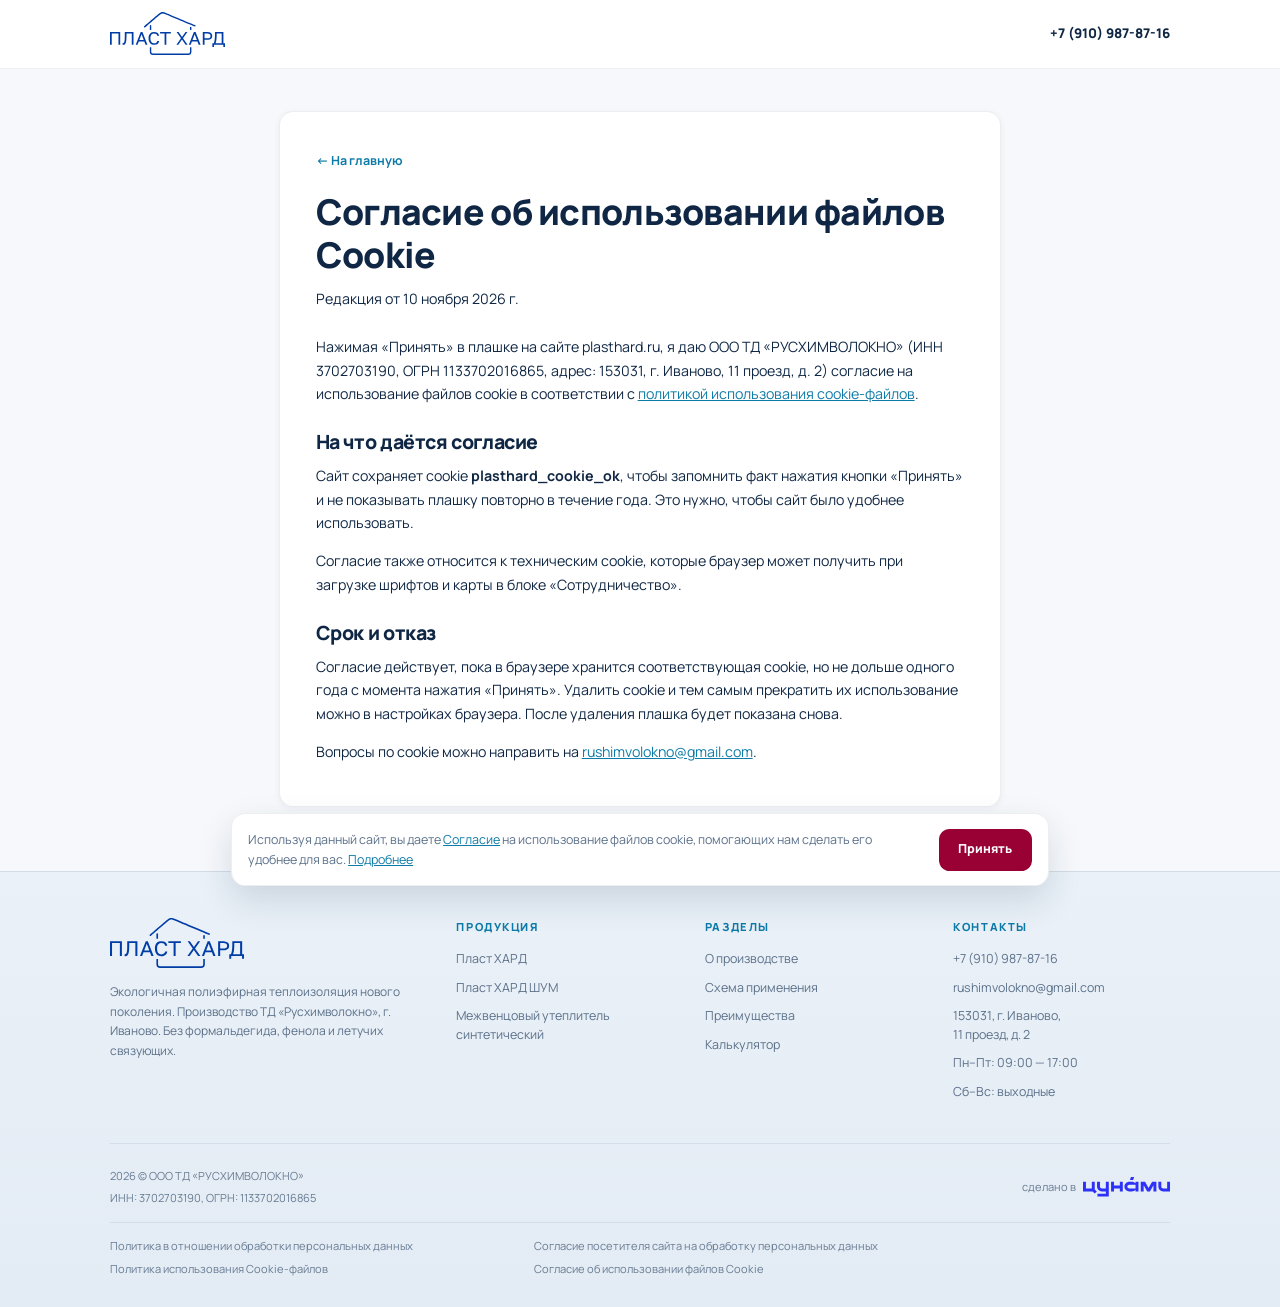
<file: cookie-consent.html>
<!DOCTYPE html>
<html lang="ru">
<head>
<meta charset="UTF-8">
<meta name="viewport" content="width=device-width, initial-scale=1">
<meta name="theme-color" content="#f6f8fb">
<title>Согласие об использовании файлов Cookie — Пласт ХАРД</title>
<meta name="description" content="Согласие посетителя сайта Пласт ХАРД на использование файлов cookie.">
<meta name="robots" content="index, follow">
<link rel="canonical" href="https://plasthard.ru/cookie-consent.html">
<link rel="icon" href="favicon-32.png" type="image/png" sizes="32x32">
<link rel="apple-touch-icon" href="apple-touch-icon.png" sizes="180x180">
<link rel="preconnect" href="https://fonts.googleapis.com">
<link rel="preconnect" href="https://fonts.gstatic.com" crossorigin>
<link href="https://fonts.googleapis.com/css2?family=Manrope:wght@400;500;600;700;800&display=swap" rel="stylesheet">
<link rel="stylesheet" href="legal.css">
</head>
<body>
<header class="header">
  <div class="header-inner">
    <a href="index.html" class="logo" aria-label="Пласт ХАРД — на главную">
      <img class="logo-img" src="assets/logo.svg" alt="Пласт ХАРД" width="129" height="48">
    </a>
    <a href="tel:+79109878716" class="header-phone">+7 (910) 987-87-16</a>
  </div>
</header>
<main class="doc">
  <article class="doc-card">
    <a class="doc-back" href="index.html">← На главную</a>
    <h1>Согласие об использовании файлов Cookie</h1>
    <p class="doc-date">Редакция от 10 ноября 2026 г.</p>

    <p>Нажимая «Принять» в плашке на сайте plasthard.ru, я даю ООО ТД «РУСХИМВОЛОКНО» (ИНН 3702703190, ОГРН 1133702016865, адрес: 153031, г. Иваново, 11 проезд, д. 2) согласие на использование файлов cookie в соответствии с <a href="cookie-policy.html">политикой использования cookie-файлов</a>.</p>

    <h2>На что даётся согласие</h2>
    <p>Сайт сохраняет cookie <strong>plasthard_cookie_ok</strong>, чтобы запомнить факт нажатия кнопки «Принять» и не показывать плашку повторно в течение года. Это нужно, чтобы сайт было удобнее использовать.</p>
    <p>Согласие также относится к техническим cookie, которые браузер может получить при загрузке шрифтов и карты в блоке «Сотрудничество».</p>

    <h2>Срок и отказ</h2>
    <p>Согласие действует, пока в браузере хранится соответствующая cookie, но не дольше одного года с момента нажатия «Принять». Удалить cookie и тем самым прекратить их использование можно в настройках браузера. После удаления плашка будет показана снова.</p>
    <p>Вопросы по cookie можно направить на <a href="mailto:rushimvolokno@gmail.com">rushimvolokno@gmail.com</a>.</p>
  </article>
</main>
<footer class="footer">
  <div class="container">
    <div class="footer-top">
      <div class="footer-brand">
        <a href="index.html" class="logo" aria-label="Пласт ХАРД — на главную">
          <img class="logo-img" src="assets/logo.svg" alt="Пласт ХАРД" width="150" height="56">
        </a>
        <p>Экологичная полиэфирная теплоизоляция нового поколения. Производство ТД «Русхимволокно», г. Иваново. Без формальдегида, фенола и летучих связующих.</p>
      </div>
      <div class="footer-col">
        <h5>Продукция</h5>
        <a href="index.html#products">Пласт ХАРД</a>
        <a href="index.html#products">Пласт ХАРД ШУМ</a>
        <a href="index.html#products">Межвенцовый утеплитель синтетический</a>
      </div>
      <div class="footer-col">
        <h5>Разделы</h5>
        <a href="index.html#about">О производстве</a>
        <a href="index.html#scheme">Схема применения</a>
        <a href="index.html#advantages">Преимущества</a>
        <a href="index.html#calc">Калькулятор</a>
      </div>
      <div class="footer-col">
        <h5>Контакты</h5>
        <a href="tel:+79109878716">+7 (910) 987-87-16</a>
        <a href="mailto:rushimvolokno@gmail.com">rushimvolokno@gmail.com</a>
        <span>153031, г. Иваново,<br>11 проезд, д. 2</span>
        <span>Пн–Пт: 09:00 — 17:00</span>
        <span>Сб–Вс: выходные</span>
      </div>
    </div>
    <div class="footer-bottom">
      <div class="footer-legal">
        <span>2026 © ООО ТД «РУСХИМВОЛОКНО»</span>
        <span>ИНН: 3702703190, ОГРН: 1133702016865</span>
      </div>
      <a class="made-by" href="https://tsunami.group/" target="_blank" rel="noopener noreferrer">
        <span>сделано в</span>
        <svg width="98" height="22" viewBox="0 0 98 22" fill="none" aria-label="Tsunami"><path d="M52.8293 3.26889L53.9329 0H57.5149L56.4114 3.26889H52.8293Z" fill="currentColor"></path><path d="M13.2065 5.31553V13.995L15.5459 16.3076L13.2065 18.6434L10.7281 16.2358H0V5.31553H3.29259V12.9669H9.89586V5.31553H13.2065Z" fill="currentColor"></path><path d="M25.6888 12.9669V5.31553H28.9995V22H16.2546V18.7131H25.6888V16.2358H21.2927C18.2533 16.2358 15.793 13.7931 15.793 10.7757V5.31553H19.0855V10.7757C19.0855 11.979 20.0806 12.9669 21.2927 12.9669H25.6888Z" fill="currentColor"></path><path d="M41.4692 5.31553V9.68004H34.866V5.31553H31.5734V16.2358H34.866V12.9669H41.4692V16.2358H44.7799V5.31553H41.4692Z" fill="currentColor"></path><path fill-rule="evenodd" clip-rule="evenodd" d="M46.5998 10.7757C46.5998 7.76012 49.0621 5.31553 52.0995 5.31553H54.9787C56.6208 5.31553 58.0947 6.02999 59.1025 7.16286V5.31553H62.4131V16.2358H59.1025V14.3885C58.0947 15.5213 56.6208 16.2358 54.9787 16.2358H52.0995C49.0621 16.2358 46.5998 13.7912 46.5998 10.7757ZM52.101 8.58432H59.1025V12.9668H52.101C50.8889 12.9668 49.8938 11.9789 49.8938 10.7756C49.8938 9.57217 50.8889 8.58432 52.101 8.58432Z" fill="currentColor"></path><path d="M73.7622 12.2485L77.7603 5.31553H82.5726V16.2358H79.28V9.30286L75.2819 16.2358H72.2607L68.2625 9.30286V16.2358H64.9699V5.31553H69.7822L73.7622 12.2485Z" fill="currentColor"></path><path d="M94.6893 5.31553V12.9669H90.2932C89.0811 12.9669 88.0861 11.979 88.0861 10.7757V5.31553H84.7935V10.7757C84.7935 13.7931 87.2538 16.2358 90.2932 16.2358H98V5.31553H94.6893Z" fill="currentColor"></path></svg>
      </a>
    </div>
    <nav class="footer-docs" aria-label="Документы">
      <a href="privacy-policy.html" target="_blank" rel="noopener noreferrer">Политика в отношении обработки персональных данных</a>
      <a href="personal-data-consent.html" target="_blank" rel="noopener noreferrer">Согласие посетителя сайта на обработку персональных данных</a>
      <a href="cookie-policy.html" target="_blank" rel="noopener noreferrer">Политика использования Cookie-файлов</a>
      <a href="cookie-consent.html" target="_blank" rel="noopener noreferrer">Согласие об использовании файлов Cookie</a>
    </nav>
  </div>
</footer>
<div class="cookie-bar" id="cookieBar" hidden>
  <p>Используя данный сайт, вы даете <a href="cookie-consent.html">Согласие</a> на использование файлов cookie, помогающих нам сделать его удобнее для вас. <a href="cookie-policy.html">Подробнее</a></p>
  <button type="button" class="btn" id="cookieAccept">Принять</button>
</div>
<script src="consent.js"></script>
<script src="jivo.js"></script>
<!-- Yandex.Metrika counter -->
<script src="metrika.js"></script>
<!-- /Yandex.Metrika counter -->
</body>
</html>
</file>
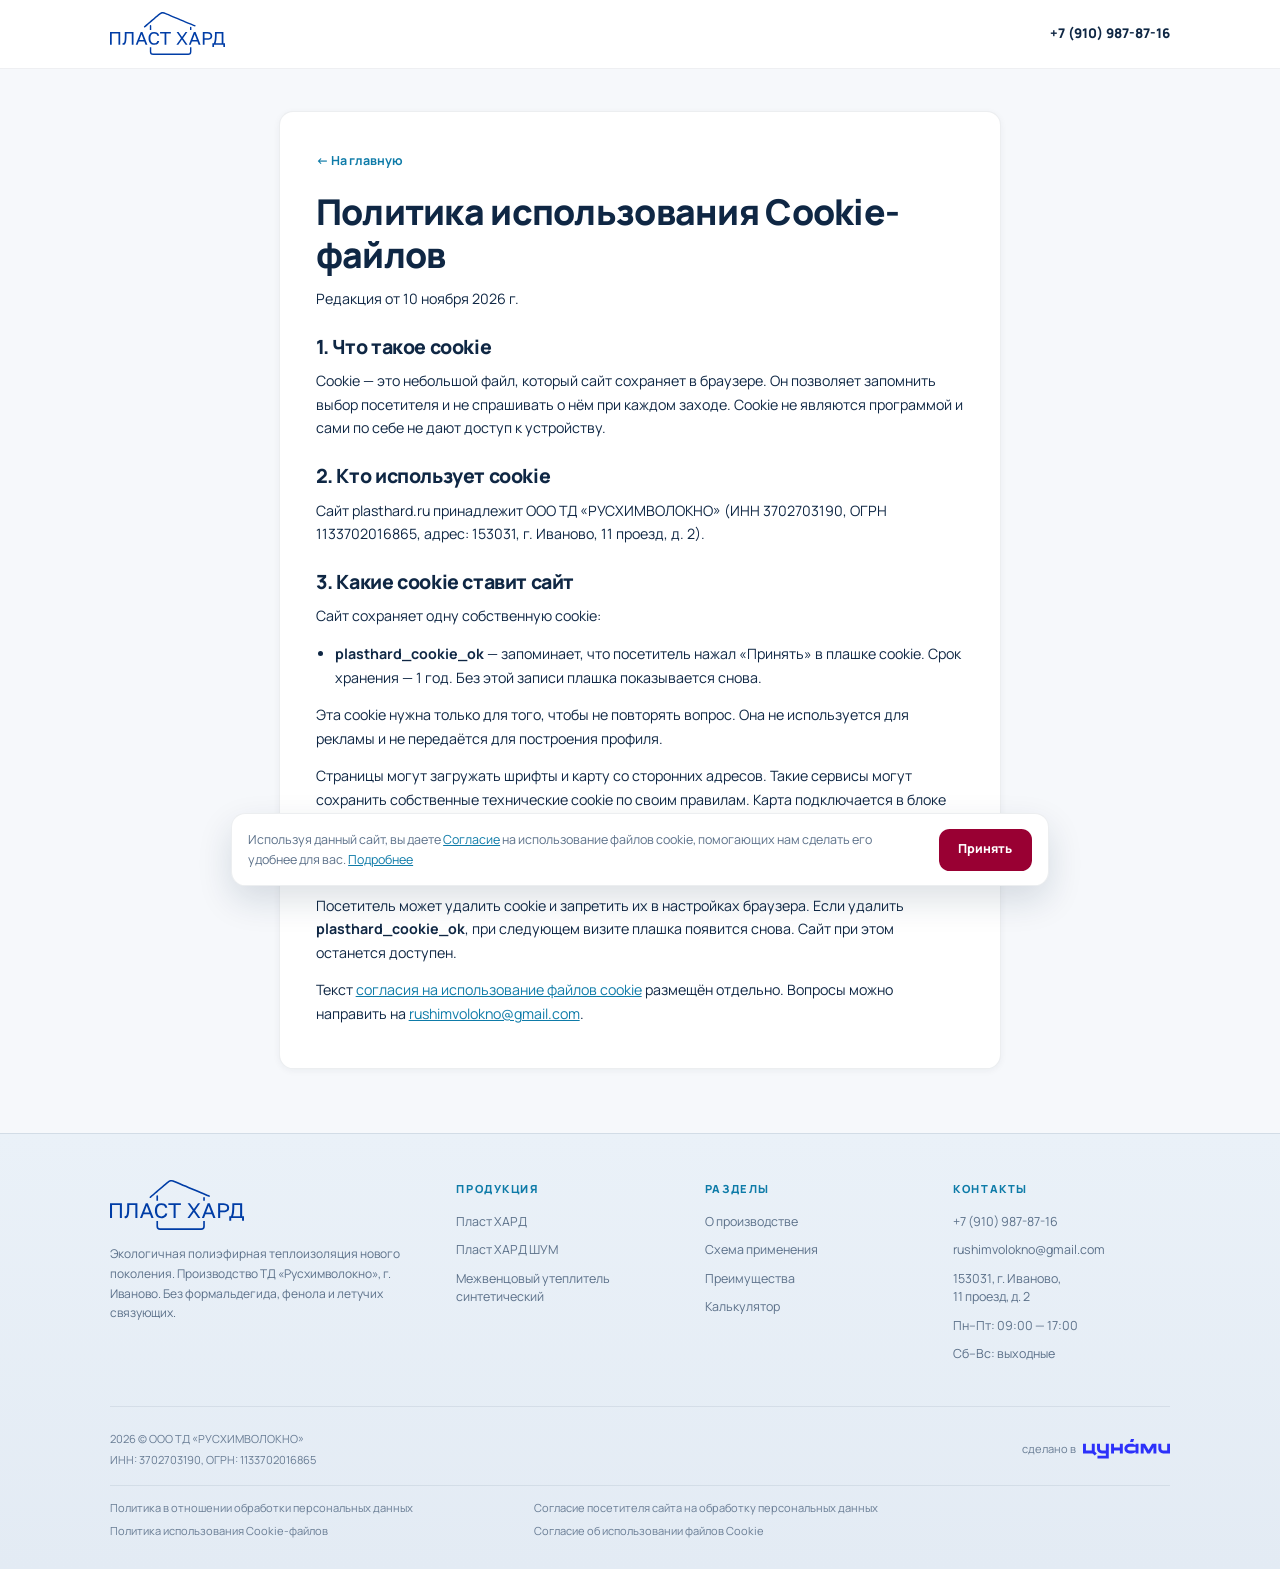
<file: cookie-policy.html>
<!DOCTYPE html>
<html lang="ru">
<head>
<meta charset="UTF-8">
<meta name="viewport" content="width=device-width, initial-scale=1">
<meta name="theme-color" content="#f6f8fb">
<title>Политика использования Cookie-файлов — Пласт ХАРД</title>
<meta name="description" content="Как сайт Пласт ХАРД использует cookie-файлы: какие файлы сохраняются и как отказаться.">
<meta name="robots" content="index, follow">
<link rel="canonical" href="https://plasthard.ru/cookie-policy.html">
<link rel="icon" href="favicon-32.png" type="image/png" sizes="32x32">
<link rel="apple-touch-icon" href="apple-touch-icon.png" sizes="180x180">
<link rel="preconnect" href="https://fonts.googleapis.com">
<link rel="preconnect" href="https://fonts.gstatic.com" crossorigin>
<link href="https://fonts.googleapis.com/css2?family=Manrope:wght@400;500;600;700;800&display=swap" rel="stylesheet">
<link rel="stylesheet" href="legal.css">
</head>
<body>
<header class="header">
  <div class="header-inner">
    <a href="index.html" class="logo" aria-label="Пласт ХАРД — на главную">
      <img class="logo-img" src="assets/logo.svg" alt="Пласт ХАРД" width="129" height="48">
    </a>
    <a href="tel:+79109878716" class="header-phone">+7 (910) 987-87-16</a>
  </div>
</header>
<main class="doc">
  <article class="doc-card">
    <a class="doc-back" href="index.html">← На главную</a>
    <h1>Политика использования Cookie-файлов</h1>
    <p class="doc-date">Редакция от 10 ноября 2026 г.</p>

    <h2>1. Что такое cookie</h2>
    <p>Cookie — это небольшой файл, который сайт сохраняет в браузере. Он позволяет запомнить выбор посетителя и не спрашивать о нём при каждом заходе. Cookie не являются программой и сами по себе не дают доступ к устройству.</p>

    <h2>2. Кто использует cookie</h2>
    <p>Сайт plasthard.ru принадлежит ООО ТД «РУСХИМВОЛОКНО» (ИНН 3702703190, ОГРН 1133702016865, адрес: 153031, г. Иваново, 11 проезд, д. 2).</p>

    <h2>3. Какие cookie ставит сайт</h2>
    <p>Сайт сохраняет одну собственную cookie:</p>
    <ul>
      <li><strong>plasthard_cookie_ok</strong> — запоминает, что посетитель нажал «Принять» в плашке cookie. Срок хранения — 1 год. Без этой записи плашка показывается снова.</li>
    </ul>
    <p>Эта cookie нужна только для того, чтобы не повторять вопрос. Она не используется для рекламы и не передаётся для построения профиля.</p>
    <p>Страницы могут загружать шрифты и карту со сторонних адресов. Такие сервисы могут сохранить собственные технические cookie по своим правилам. Карта подключается в блоке «Сотрудничество» и открывается с серверов Яндекса.</p>

    <h2>4. Как отказаться</h2>
    <p>Посетитель может удалить cookie и запретить их в настройках браузера. Если удалить <strong>plasthard_cookie_ok</strong>, при следующем визите плашка появится снова. Сайт при этом останется доступен.</p>
    <p>Текст <a href="cookie-consent.html">согласия на использование файлов cookie</a> размещён отдельно. Вопросы можно направить на <a href="mailto:rushimvolokno@gmail.com">rushimvolokno@gmail.com</a>.</p>
  </article>
</main>
<footer class="footer">
  <div class="container">
    <div class="footer-top">
      <div class="footer-brand">
        <a href="index.html" class="logo" aria-label="Пласт ХАРД — на главную">
          <img class="logo-img" src="assets/logo.svg" alt="Пласт ХАРД" width="150" height="56">
        </a>
        <p>Экологичная полиэфирная теплоизоляция нового поколения. Производство ТД «Русхимволокно», г. Иваново. Без формальдегида, фенола и летучих связующих.</p>
      </div>
      <div class="footer-col">
        <h5>Продукция</h5>
        <a href="index.html#products">Пласт ХАРД</a>
        <a href="index.html#products">Пласт ХАРД ШУМ</a>
        <a href="index.html#products">Межвенцовый утеплитель синтетический</a>
      </div>
      <div class="footer-col">
        <h5>Разделы</h5>
        <a href="index.html#about">О производстве</a>
        <a href="index.html#scheme">Схема применения</a>
        <a href="index.html#advantages">Преимущества</a>
        <a href="index.html#calc">Калькулятор</a>
      </div>
      <div class="footer-col">
        <h5>Контакты</h5>
        <a href="tel:+79109878716">+7 (910) 987-87-16</a>
        <a href="mailto:rushimvolokno@gmail.com">rushimvolokno@gmail.com</a>
        <span>153031, г. Иваново,<br>11 проезд, д. 2</span>
        <span>Пн–Пт: 09:00 — 17:00</span>
        <span>Сб–Вс: выходные</span>
      </div>
    </div>
    <div class="footer-bottom">
      <div class="footer-legal">
        <span>2026 © ООО ТД «РУСХИМВОЛОКНО»</span>
        <span>ИНН: 3702703190, ОГРН: 1133702016865</span>
      </div>
      <a class="made-by" href="https://tsunami.group/" target="_blank" rel="noopener noreferrer">
        <span>сделано в</span>
        <svg width="98" height="22" viewBox="0 0 98 22" fill="none" aria-label="Tsunami"><path d="M52.8293 3.26889L53.9329 0H57.5149L56.4114 3.26889H52.8293Z" fill="currentColor"></path><path d="M13.2065 5.31553V13.995L15.5459 16.3076L13.2065 18.6434L10.7281 16.2358H0V5.31553H3.29259V12.9669H9.89586V5.31553H13.2065Z" fill="currentColor"></path><path d="M25.6888 12.9669V5.31553H28.9995V22H16.2546V18.7131H25.6888V16.2358H21.2927C18.2533 16.2358 15.793 13.7931 15.793 10.7757V5.31553H19.0855V10.7757C19.0855 11.979 20.0806 12.9669 21.2927 12.9669H25.6888Z" fill="currentColor"></path><path d="M41.4692 5.31553V9.68004H34.866V5.31553H31.5734V16.2358H34.866V12.9669H41.4692V16.2358H44.7799V5.31553H41.4692Z" fill="currentColor"></path><path fill-rule="evenodd" clip-rule="evenodd" d="M46.5998 10.7757C46.5998 7.76012 49.0621 5.31553 52.0995 5.31553H54.9787C56.6208 5.31553 58.0947 6.02999 59.1025 7.16286V5.31553H62.4131V16.2358H59.1025V14.3885C58.0947 15.5213 56.6208 16.2358 54.9787 16.2358H52.0995C49.0621 16.2358 46.5998 13.7912 46.5998 10.7757ZM52.101 8.58432H59.1025V12.9668H52.101C50.8889 12.9668 49.8938 11.9789 49.8938 10.7756C49.8938 9.57217 50.8889 8.58432 52.101 8.58432Z" fill="currentColor"></path><path d="M73.7622 12.2485L77.7603 5.31553H82.5726V16.2358H79.28V9.30286L75.2819 16.2358H72.2607L68.2625 9.30286V16.2358H64.9699V5.31553H69.7822L73.7622 12.2485Z" fill="currentColor"></path><path d="M94.6893 5.31553V12.9669H90.2932C89.0811 12.9669 88.0861 11.979 88.0861 10.7757V5.31553H84.7935V10.7757C84.7935 13.7931 87.2538 16.2358 90.2932 16.2358H98V5.31553H94.6893Z" fill="currentColor"></path></svg>
      </a>
    </div>
    <nav class="footer-docs" aria-label="Документы">
      <a href="privacy-policy.html" target="_blank" rel="noopener noreferrer">Политика в отношении обработки персональных данных</a>
      <a href="personal-data-consent.html" target="_blank" rel="noopener noreferrer">Согласие посетителя сайта на обработку персональных данных</a>
      <a href="cookie-policy.html" target="_blank" rel="noopener noreferrer">Политика использования Cookie-файлов</a>
      <a href="cookie-consent.html" target="_blank" rel="noopener noreferrer">Согласие об использовании файлов Cookie</a>
    </nav>
  </div>
</footer>
<div class="cookie-bar" id="cookieBar" hidden>
  <p>Используя данный сайт, вы даете <a href="cookie-consent.html">Согласие</a> на использование файлов cookie, помогающих нам сделать его удобнее для вас. <a href="cookie-policy.html">Подробнее</a></p>
  <button type="button" class="btn" id="cookieAccept">Принять</button>
</div>
<script src="consent.js"></script>
<script src="jivo.js"></script>
<!-- Yandex.Metrika counter -->
<script src="metrika.js"></script>
<!-- /Yandex.Metrika counter -->
</body>
</html>
</file>
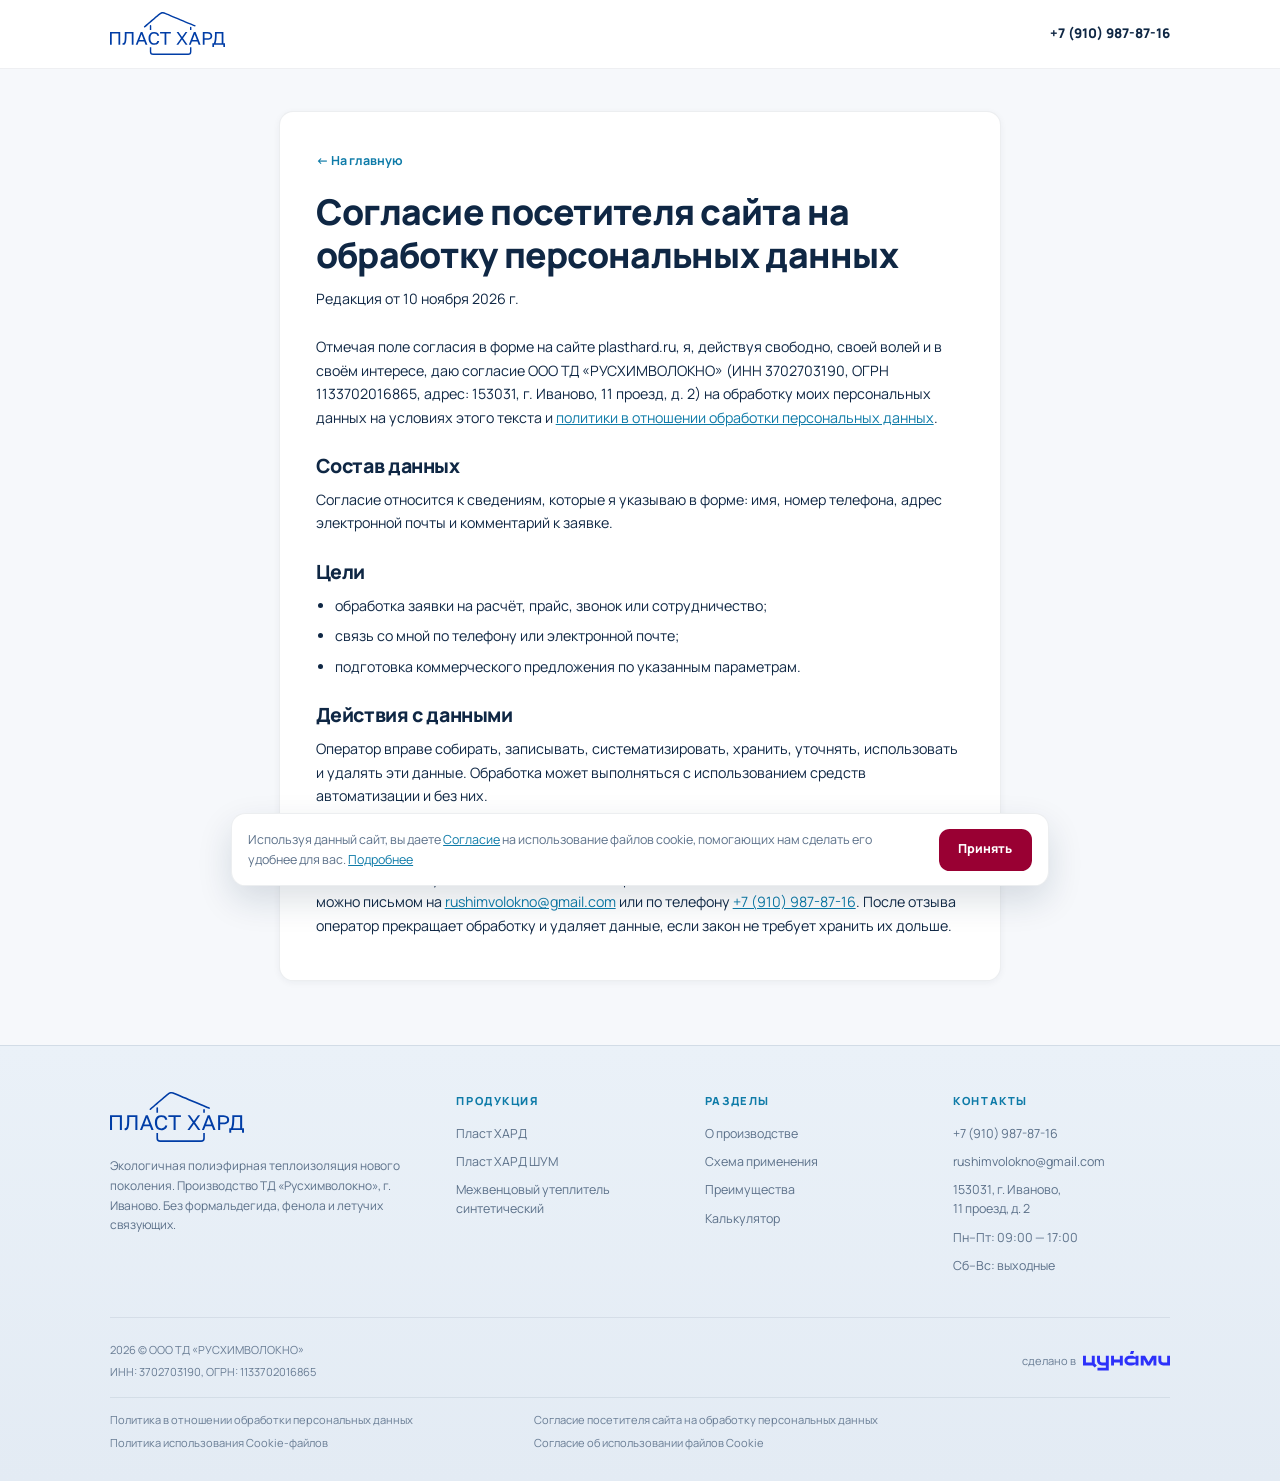
<file: personal-data-consent.html>
<!DOCTYPE html>
<html lang="ru">
<head>
<meta charset="UTF-8">
<meta name="viewport" content="width=device-width, initial-scale=1">
<meta name="theme-color" content="#f6f8fb">
<title>Согласие на обработку персональных данных — Пласт ХАРД</title>
<meta name="description" content="Согласие посетителя сайта Пласт ХАРД на обработку персональных данных оператором ООО ТД «РУСХИМВОЛОКНО».">
<meta name="robots" content="index, follow">
<link rel="canonical" href="https://plasthard.ru/personal-data-consent.html">
<link rel="icon" href="favicon-32.png" type="image/png" sizes="32x32">
<link rel="apple-touch-icon" href="apple-touch-icon.png" sizes="180x180">
<link rel="preconnect" href="https://fonts.googleapis.com">
<link rel="preconnect" href="https://fonts.gstatic.com" crossorigin>
<link href="https://fonts.googleapis.com/css2?family=Manrope:wght@400;500;600;700;800&display=swap" rel="stylesheet">
<link rel="stylesheet" href="legal.css">
</head>
<body>
<header class="header">
  <div class="header-inner">
    <a href="index.html" class="logo" aria-label="Пласт ХАРД — на главную">
      <img class="logo-img" src="assets/logo.svg" alt="Пласт ХАРД" width="129" height="48">
    </a>
    <a href="tel:+79109878716" class="header-phone">+7 (910) 987-87-16</a>
  </div>
</header>
<main class="doc">
  <article class="doc-card">
    <a class="doc-back" href="index.html">← На главную</a>
    <h1>Согласие посетителя сайта на обработку персональных данных</h1>
    <p class="doc-date">Редакция от 10 ноября 2026 г.</p>

    <p>Отмечая поле согласия в форме на сайте plasthard.ru, я, действуя свободно, своей волей и в своём интересе, даю согласие ООО ТД «РУСХИМВОЛОКНО» (ИНН 3702703190, ОГРН 1133702016865, адрес: 153031, г. Иваново, 11 проезд, д. 2) на обработку моих персональных данных на условиях этого текста и <a href="privacy-policy.html">политики в отношении обработки персональных данных</a>.</p>

    <h2>Состав данных</h2>
    <p>Согласие относится к сведениям, которые я указываю в форме: имя, номер телефона, адрес электронной почты и комментарий к заявке.</p>

    <h2>Цели</h2>
    <ul>
      <li>обработка заявки на расчёт, прайс, звонок или сотрудничество;</li>
      <li>связь со мной по телефону или электронной почте;</li>
      <li>подготовка коммерческого предложения по указанным параметрам.</li>
    </ul>

    <h2>Действия с данными</h2>
    <p>Оператор вправе собирать, записывать, систематизировать, хранить, уточнять, использовать и удалять эти данные. Обработка может выполняться с использованием средств автоматизации и без них.</p>

    <h2>Срок</h2>
    <p>Согласие действует до достижения целей обработки либо до его отзыва. Отозвать согласие можно письмом на <a href="mailto:rushimvolokno@gmail.com">rushimvolokno@gmail.com</a> или по телефону <a href="tel:+79109878716">+7 (910) 987-87-16</a>. После отзыва оператор прекращает обработку и удаляет данные, если закон не требует хранить их дольше.</p>
  </article>
</main>
<footer class="footer">
  <div class="container">
    <div class="footer-top">
      <div class="footer-brand">
        <a href="index.html" class="logo" aria-label="Пласт ХАРД — на главную">
          <img class="logo-img" src="assets/logo.svg" alt="Пласт ХАРД" width="150" height="56">
        </a>
        <p>Экологичная полиэфирная теплоизоляция нового поколения. Производство ТД «Русхимволокно», г. Иваново. Без формальдегида, фенола и летучих связующих.</p>
      </div>
      <div class="footer-col">
        <h5>Продукция</h5>
        <a href="index.html#products">Пласт ХАРД</a>
        <a href="index.html#products">Пласт ХАРД ШУМ</a>
        <a href="index.html#products">Межвенцовый утеплитель синтетический</a>
      </div>
      <div class="footer-col">
        <h5>Разделы</h5>
        <a href="index.html#about">О производстве</a>
        <a href="index.html#scheme">Схема применения</a>
        <a href="index.html#advantages">Преимущества</a>
        <a href="index.html#calc">Калькулятор</a>
      </div>
      <div class="footer-col">
        <h5>Контакты</h5>
        <a href="tel:+79109878716">+7 (910) 987-87-16</a>
        <a href="mailto:rushimvolokno@gmail.com">rushimvolokno@gmail.com</a>
        <span>153031, г. Иваново,<br>11 проезд, д. 2</span>
        <span>Пн–Пт: 09:00 — 17:00</span>
        <span>Сб–Вс: выходные</span>
      </div>
    </div>
    <div class="footer-bottom">
      <div class="footer-legal">
        <span>2026 © ООО ТД «РУСХИМВОЛОКНО»</span>
        <span>ИНН: 3702703190, ОГРН: 1133702016865</span>
      </div>
      <a class="made-by" href="https://tsunami.group/" target="_blank" rel="noopener noreferrer">
        <span>сделано в</span>
        <svg width="98" height="22" viewBox="0 0 98 22" fill="none" aria-label="Tsunami"><path d="M52.8293 3.26889L53.9329 0H57.5149L56.4114 3.26889H52.8293Z" fill="currentColor"></path><path d="M13.2065 5.31553V13.995L15.5459 16.3076L13.2065 18.6434L10.7281 16.2358H0V5.31553H3.29259V12.9669H9.89586V5.31553H13.2065Z" fill="currentColor"></path><path d="M25.6888 12.9669V5.31553H28.9995V22H16.2546V18.7131H25.6888V16.2358H21.2927C18.2533 16.2358 15.793 13.7931 15.793 10.7757V5.31553H19.0855V10.7757C19.0855 11.979 20.0806 12.9669 21.2927 12.9669H25.6888Z" fill="currentColor"></path><path d="M41.4692 5.31553V9.68004H34.866V5.31553H31.5734V16.2358H34.866V12.9669H41.4692V16.2358H44.7799V5.31553H41.4692Z" fill="currentColor"></path><path fill-rule="evenodd" clip-rule="evenodd" d="M46.5998 10.7757C46.5998 7.76012 49.0621 5.31553 52.0995 5.31553H54.9787C56.6208 5.31553 58.0947 6.02999 59.1025 7.16286V5.31553H62.4131V16.2358H59.1025V14.3885C58.0947 15.5213 56.6208 16.2358 54.9787 16.2358H52.0995C49.0621 16.2358 46.5998 13.7912 46.5998 10.7757ZM52.101 8.58432H59.1025V12.9668H52.101C50.8889 12.9668 49.8938 11.9789 49.8938 10.7756C49.8938 9.57217 50.8889 8.58432 52.101 8.58432Z" fill="currentColor"></path><path d="M73.7622 12.2485L77.7603 5.31553H82.5726V16.2358H79.28V9.30286L75.2819 16.2358H72.2607L68.2625 9.30286V16.2358H64.9699V5.31553H69.7822L73.7622 12.2485Z" fill="currentColor"></path><path d="M94.6893 5.31553V12.9669H90.2932C89.0811 12.9669 88.0861 11.979 88.0861 10.7757V5.31553H84.7935V10.7757C84.7935 13.7931 87.2538 16.2358 90.2932 16.2358H98V5.31553H94.6893Z" fill="currentColor"></path></svg>
      </a>
    </div>
    <nav class="footer-docs" aria-label="Документы">
      <a href="privacy-policy.html" target="_blank" rel="noopener noreferrer">Политика в отношении обработки персональных данных</a>
      <a href="personal-data-consent.html" target="_blank" rel="noopener noreferrer">Согласие посетителя сайта на обработку персональных данных</a>
      <a href="cookie-policy.html" target="_blank" rel="noopener noreferrer">Политика использования Cookie-файлов</a>
      <a href="cookie-consent.html" target="_blank" rel="noopener noreferrer">Согласие об использовании файлов Cookie</a>
    </nav>
  </div>
</footer>
<div class="cookie-bar" id="cookieBar" hidden>
  <p>Используя данный сайт, вы даете <a href="cookie-consent.html">Согласие</a> на использование файлов cookie, помогающих нам сделать его удобнее для вас. <a href="cookie-policy.html">Подробнее</a></p>
  <button type="button" class="btn" id="cookieAccept">Принять</button>
</div>
<script src="consent.js"></script>
<script src="jivo.js"></script>
<!-- Yandex.Metrika counter -->
<script src="metrika.js"></script>
<!-- /Yandex.Metrika counter -->
</body>
</html>
</file>
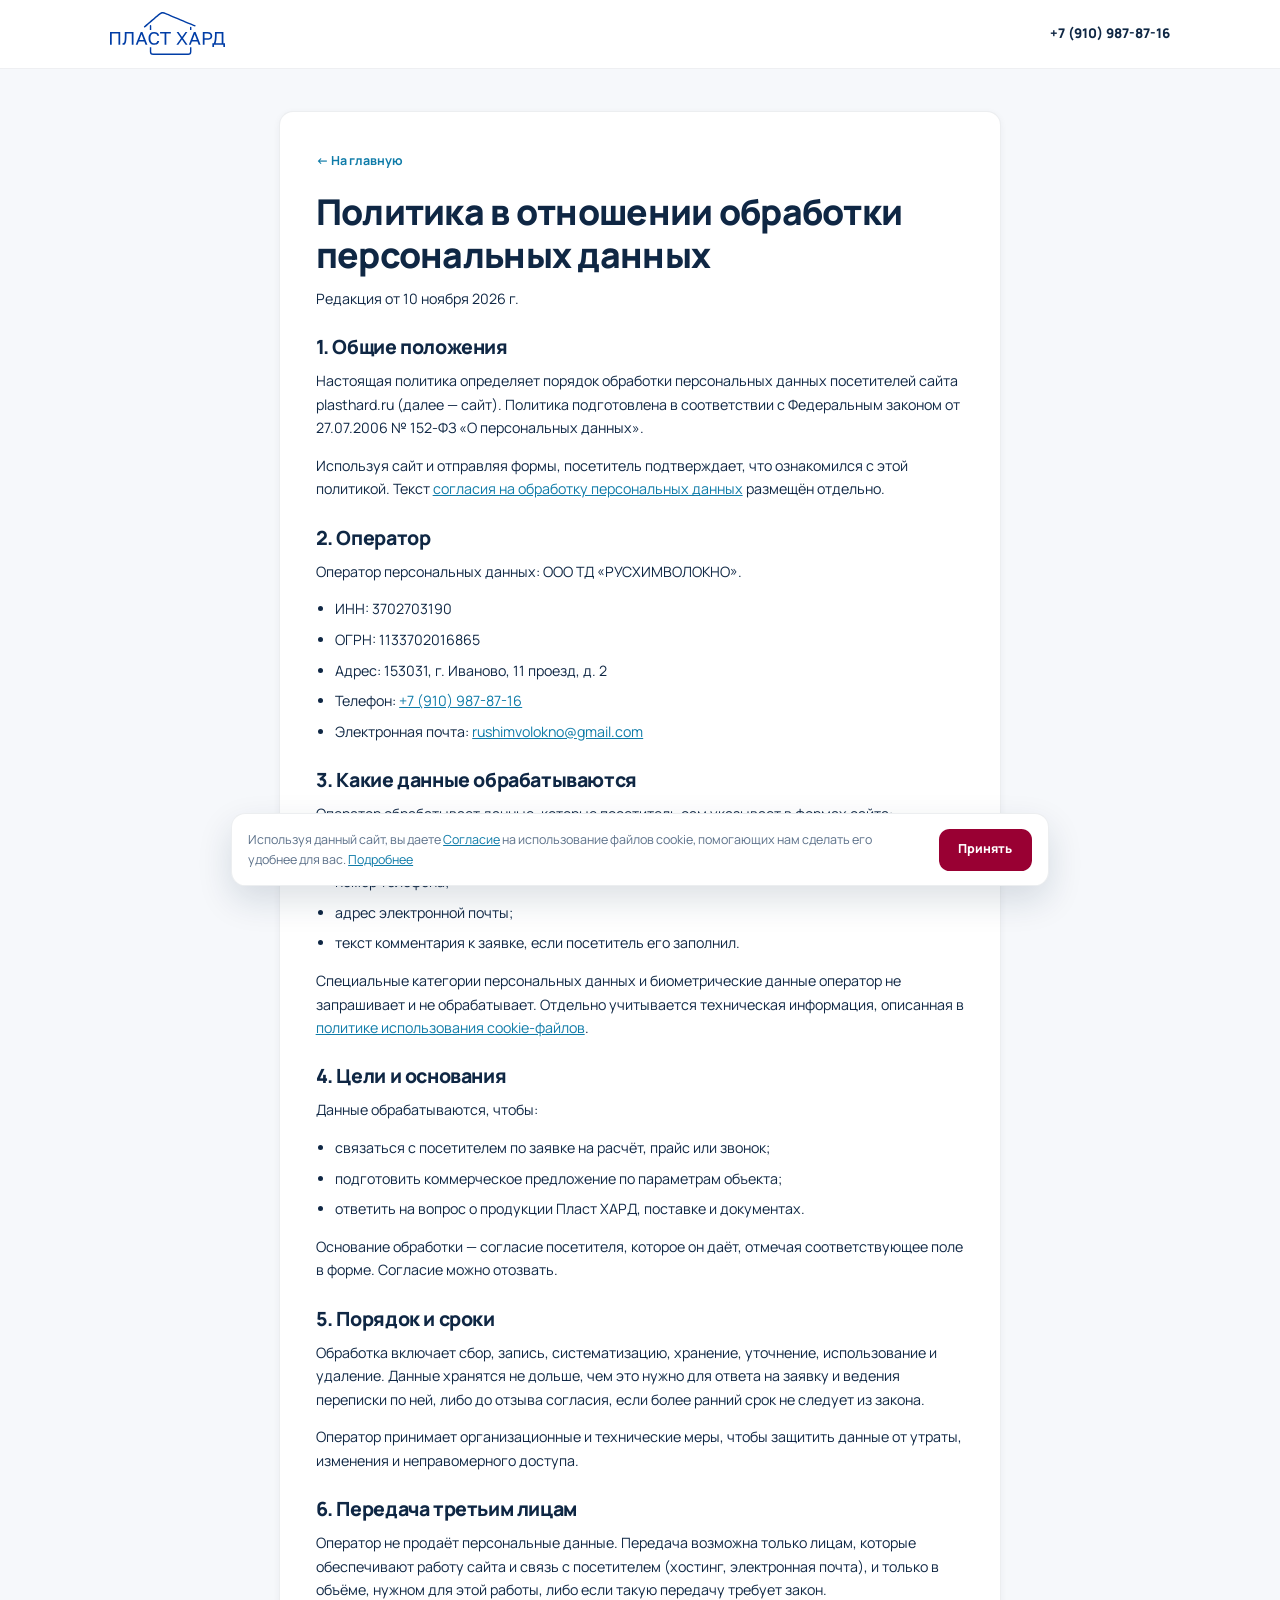
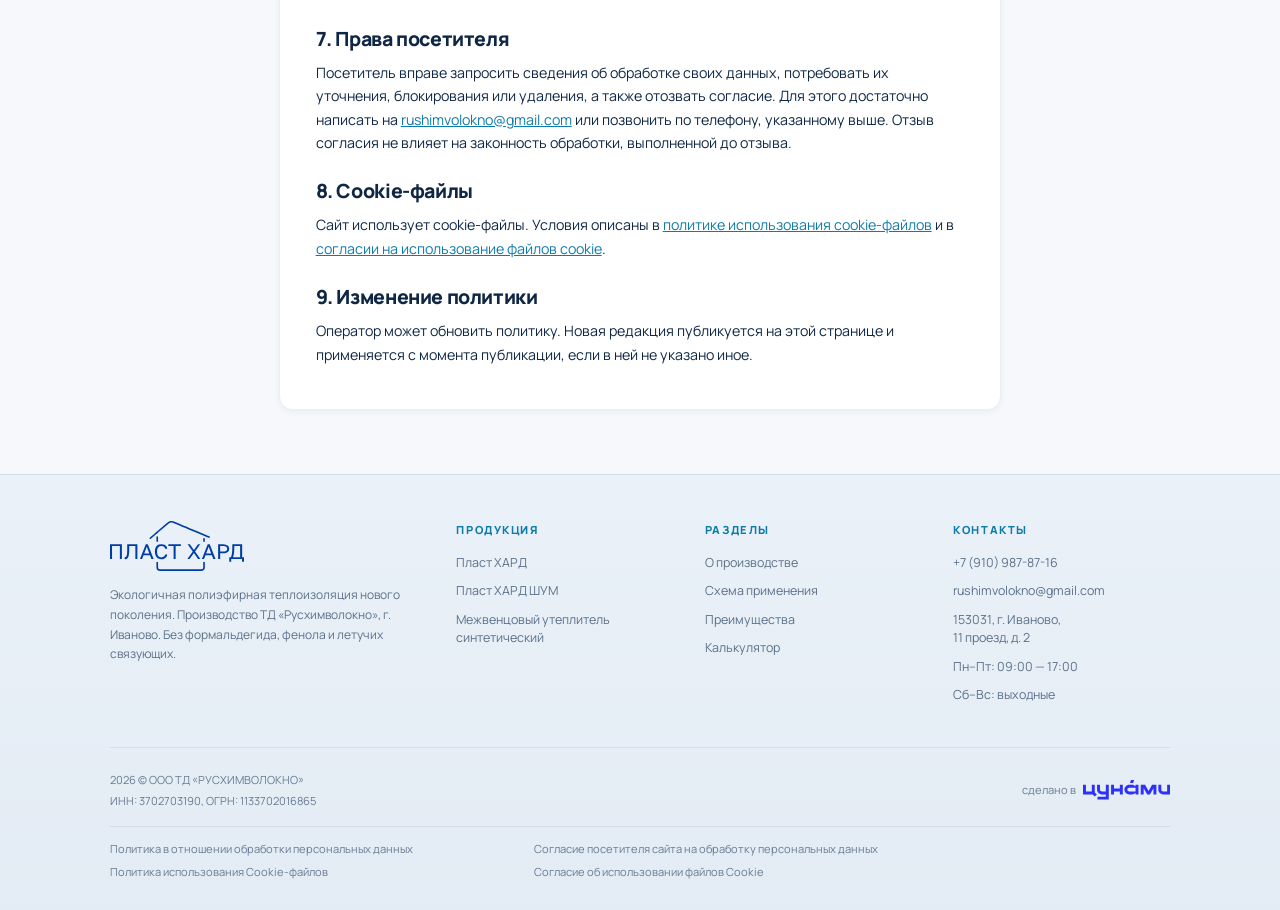
<file: privacy-policy.html>
<!DOCTYPE html>
<html lang="ru">
<head>
<meta charset="UTF-8">
<meta name="viewport" content="width=device-width, initial-scale=1">
<meta name="theme-color" content="#f6f8fb">
<title>Политика в отношении обработки персональных данных — Пласт ХАРД</title>
<meta name="description" content="Политика ООО ТД «РУСХИМВОЛОКНО» в отношении обработки персональных данных посетителей сайта Пласт ХАРД.">
<meta name="robots" content="index, follow">
<link rel="canonical" href="https://plasthard.ru/privacy-policy.html">
<link rel="icon" href="favicon-32.png" type="image/png" sizes="32x32">
<link rel="apple-touch-icon" href="apple-touch-icon.png" sizes="180x180">
<link rel="preconnect" href="https://fonts.googleapis.com">
<link rel="preconnect" href="https://fonts.gstatic.com" crossorigin>
<link href="https://fonts.googleapis.com/css2?family=Manrope:wght@400;500;600;700;800&display=swap" rel="stylesheet">
<link rel="stylesheet" href="legal.css">
</head>
<body>
<header class="header">
  <div class="header-inner">
    <a href="index.html" class="logo" aria-label="Пласт ХАРД — на главную">
      <img class="logo-img" src="assets/logo.svg" alt="Пласт ХАРД" width="129" height="48">
    </a>
    <a href="tel:+79109878716" class="header-phone">+7 (910) 987-87-16</a>
  </div>
</header>
<main class="doc">
  <article class="doc-card">
    <a class="doc-back" href="index.html">← На главную</a>
    <h1>Политика в отношении обработки персональных данных</h1>
    <p class="doc-date">Редакция от 10 ноября 2026 г.</p>

    <h2>1. Общие положения</h2>
    <p>Настоящая политика определяет порядок обработки персональных данных посетителей сайта plasthard.ru (далее — сайт). Политика подготовлена в соответствии с Федеральным законом от 27.07.2006 № 152-ФЗ «О персональных данных».</p>
    <p>Используя сайт и отправляя формы, посетитель подтверждает, что ознакомился с этой политикой. Текст <a href="personal-data-consent.html">согласия на обработку персональных данных</a> размещён отдельно.</p>

    <h2>2. Оператор</h2>
    <p>Оператор персональных данных: ООО ТД «РУСХИМВОЛОКНО».</p>
    <ul>
      <li>ИНН: 3702703190</li>
      <li>ОГРН: 1133702016865</li>
      <li>Адрес: 153031, г. Иваново, 11 проезд, д. 2</li>
      <li>Телефон: <a href="tel:+79109878716">+7 (910) 987-87-16</a></li>
      <li>Электронная почта: <a href="mailto:rushimvolokno@gmail.com">rushimvolokno@gmail.com</a></li>
    </ul>

    <h2>3. Какие данные обрабатываются</h2>
    <p>Оператор обрабатывает данные, которые посетитель сам указывает в формах сайта:</p>
    <ul>
      <li>имя;</li>
      <li>номер телефона;</li>
      <li>адрес электронной почты;</li>
      <li>текст комментария к заявке, если посетитель его заполнил.</li>
    </ul>
    <p>Специальные категории персональных данных и биометрические данные оператор не запрашивает и не обрабатывает. Отдельно учитывается техническая информация, описанная в <a href="cookie-policy.html">политике использования cookie-файлов</a>.</p>

    <h2>4. Цели и основания</h2>
    <p>Данные обрабатываются, чтобы:</p>
    <ul>
      <li>связаться с посетителем по заявке на расчёт, прайс или звонок;</li>
      <li>подготовить коммерческое предложение по параметрам объекта;</li>
      <li>ответить на вопрос о продукции Пласт ХАРД, поставке и документах.</li>
    </ul>
    <p>Основание обработки — согласие посетителя, которое он даёт, отмечая соответствующее поле в форме. Согласие можно отозвать.</p>

    <h2>5. Порядок и сроки</h2>
    <p>Обработка включает сбор, запись, систематизацию, хранение, уточнение, использование и удаление. Данные хранятся не дольше, чем это нужно для ответа на заявку и ведения переписки по ней, либо до отзыва согласия, если более ранний срок не следует из закона.</p>
    <p>Оператор принимает организационные и технические меры, чтобы защитить данные от утраты, изменения и неправомерного доступа.</p>

    <h2>6. Передача третьим лицам</h2>
    <p>Оператор не продаёт персональные данные. Передача возможна только лицам, которые обеспечивают работу сайта и связь с посетителем (хостинг, электронная почта), и только в объёме, нужном для этой работы, либо если такую передачу требует закон.</p>

    <h2>7. Права посетителя</h2>
    <p>Посетитель вправе запросить сведения об обработке своих данных, потребовать их уточнения, блокирования или удаления, а также отозвать согласие. Для этого достаточно написать на <a href="mailto:rushimvolokno@gmail.com">rushimvolokno@gmail.com</a> или позвонить по телефону, указанному выше. Отзыв согласия не влияет на законность обработки, выполненной до отзыва.</p>

    <h2>8. Cookie-файлы</h2>
    <p>Сайт использует cookie-файлы. Условия описаны в <a href="cookie-policy.html">политике использования cookie-файлов</a> и в <a href="cookie-consent.html">согласии на использование файлов cookie</a>.</p>

    <h2>9. Изменение политики</h2>
    <p>Оператор может обновить политику. Новая редакция публикуется на этой странице и применяется с момента публикации, если в ней не указано иное.</p>
  </article>
</main>
<footer class="footer">
  <div class="container">
    <div class="footer-top">
      <div class="footer-brand">
        <a href="index.html" class="logo" aria-label="Пласт ХАРД — на главную">
          <img class="logo-img" src="assets/logo.svg" alt="Пласт ХАРД" width="150" height="56">
        </a>
        <p>Экологичная полиэфирная теплоизоляция нового поколения. Производство ТД «Русхимволокно», г. Иваново. Без формальдегида, фенола и летучих связующих.</p>
      </div>
      <div class="footer-col">
        <h5>Продукция</h5>
        <a href="index.html#products">Пласт ХАРД</a>
        <a href="index.html#products">Пласт ХАРД ШУМ</a>
        <a href="index.html#products">Межвенцовый утеплитель синтетический</a>
      </div>
      <div class="footer-col">
        <h5>Разделы</h5>
        <a href="index.html#about">О производстве</a>
        <a href="index.html#scheme">Схема применения</a>
        <a href="index.html#advantages">Преимущества</a>
        <a href="index.html#calc">Калькулятор</a>
      </div>
      <div class="footer-col">
        <h5>Контакты</h5>
        <a href="tel:+79109878716">+7 (910) 987-87-16</a>
        <a href="mailto:rushimvolokno@gmail.com">rushimvolokno@gmail.com</a>
        <span>153031, г. Иваново,<br>11 проезд, д. 2</span>
        <span>Пн–Пт: 09:00 — 17:00</span>
        <span>Сб–Вс: выходные</span>
      </div>
    </div>
    <div class="footer-bottom">
      <div class="footer-legal">
        <span>2026 © ООО ТД «РУСХИМВОЛОКНО»</span>
        <span>ИНН: 3702703190, ОГРН: 1133702016865</span>
      </div>
      <a class="made-by" href="https://tsunami.group/" target="_blank" rel="noopener noreferrer">
        <span>сделано в</span>
        <svg width="98" height="22" viewBox="0 0 98 22" fill="none" aria-label="Tsunami"><path d="M52.8293 3.26889L53.9329 0H57.5149L56.4114 3.26889H52.8293Z" fill="currentColor"></path><path d="M13.2065 5.31553V13.995L15.5459 16.3076L13.2065 18.6434L10.7281 16.2358H0V5.31553H3.29259V12.9669H9.89586V5.31553H13.2065Z" fill="currentColor"></path><path d="M25.6888 12.9669V5.31553H28.9995V22H16.2546V18.7131H25.6888V16.2358H21.2927C18.2533 16.2358 15.793 13.7931 15.793 10.7757V5.31553H19.0855V10.7757C19.0855 11.979 20.0806 12.9669 21.2927 12.9669H25.6888Z" fill="currentColor"></path><path d="M41.4692 5.31553V9.68004H34.866V5.31553H31.5734V16.2358H34.866V12.9669H41.4692V16.2358H44.7799V5.31553H41.4692Z" fill="currentColor"></path><path fill-rule="evenodd" clip-rule="evenodd" d="M46.5998 10.7757C46.5998 7.76012 49.0621 5.31553 52.0995 5.31553H54.9787C56.6208 5.31553 58.0947 6.02999 59.1025 7.16286V5.31553H62.4131V16.2358H59.1025V14.3885C58.0947 15.5213 56.6208 16.2358 54.9787 16.2358H52.0995C49.0621 16.2358 46.5998 13.7912 46.5998 10.7757ZM52.101 8.58432H59.1025V12.9668H52.101C50.8889 12.9668 49.8938 11.9789 49.8938 10.7756C49.8938 9.57217 50.8889 8.58432 52.101 8.58432Z" fill="currentColor"></path><path d="M73.7622 12.2485L77.7603 5.31553H82.5726V16.2358H79.28V9.30286L75.2819 16.2358H72.2607L68.2625 9.30286V16.2358H64.9699V5.31553H69.7822L73.7622 12.2485Z" fill="currentColor"></path><path d="M94.6893 5.31553V12.9669H90.2932C89.0811 12.9669 88.0861 11.979 88.0861 10.7757V5.31553H84.7935V10.7757C84.7935 13.7931 87.2538 16.2358 90.2932 16.2358H98V5.31553H94.6893Z" fill="currentColor"></path></svg>
      </a>
    </div>
    <nav class="footer-docs" aria-label="Документы">
      <a href="privacy-policy.html" target="_blank" rel="noopener noreferrer">Политика в отношении обработки персональных данных</a>
      <a href="personal-data-consent.html" target="_blank" rel="noopener noreferrer">Согласие посетителя сайта на обработку персональных данных</a>
      <a href="cookie-policy.html" target="_blank" rel="noopener noreferrer">Политика использования Cookie-файлов</a>
      <a href="cookie-consent.html" target="_blank" rel="noopener noreferrer">Согласие об использовании файлов Cookie</a>
    </nav>
  </div>
</footer>
<div class="cookie-bar" id="cookieBar" hidden>
  <p>Используя данный сайт, вы даете <a href="cookie-consent.html">Согласие</a> на использование файлов cookie, помогающих нам сделать его удобнее для вас. <a href="cookie-policy.html">Подробнее</a></p>
  <button type="button" class="btn" id="cookieAccept">Принять</button>
</div>
<script src="consent.js"></script>
<script src="jivo.js"></script>
<!-- Yandex.Metrika counter -->
<script src="metrika.js"></script>
<!-- /Yandex.Metrika counter -->
</body>
</html>
</file>
<file: legal.css>
:root{
  --width-multiplier:calc(100vmin / 575);
}
:root{
  --bg:#f6f8fb;
  --text:#0f2744;
  --muted:#5b7089;
  --cyan:#0e7ba8;
  --burgundy:#990033;
  --burgundy-hover:#cc0044;
  --radius:calc(23.59 * var(--width-multiplier));
  --shadow-sm:0 calc(2.95 * var(--width-multiplier)) calc(11.79 * var(--width-multiplier)) rgba(15,39,68,.05);
  --font:'Manrope', -apple-system, BlinkMacSystemFont, 'Segoe UI', Roboto, 'Helvetica Neue', Arial, sans-serif;
}
*,*::before,*::after{
  box-sizing:border-box;
}
html{
  scroll-behavior:smooth;
}
body{
  margin:0;
  font-family:var(--font);
  background:var(--bg);
  color:var(--text);
  line-height:1.65;
  font-size:calc(23.59 * var(--width-multiplier));
}
a{
  color:inherit;
}
img,svg{
  max-width:100%;
  display:block;
}
p{
  margin:0 0 calc(23.59 * var(--width-multiplier));
}
h1,h2{
  margin:0;
  line-height:1.2;
  font-weight:800;
  letter-spacing:-.02em;
}
.header{
  position:sticky;
  top:0;
  z-index:20;
  background:rgba(255,255,255,.92);
  backdrop-filter:blur(calc(23.59 * var(--width-multiplier)));
  border-bottom:calc(1.47 * var(--width-multiplier)) solid rgba(15,39,68,.07);
}
.header-inner{
  max-width:calc(1828.21 * var(--width-multiplier));
  margin:0 auto;
  padding:0 calc(26.54 * var(--width-multiplier));
  height:calc(112.05 * var(--width-multiplier));
  display:flex;
  align-items:center;
  justify-content:space-between;
  gap:calc(35.38 * var(--width-multiplier));
}
.logo-img{
  height:calc(61.92 * var(--width-multiplier));
  width:auto;
}
.header-phone{
  font-size:calc(22.12 * var(--width-multiplier));
  font-weight:800;
  text-decoration:none;
  white-space:nowrap;
}
.header-phone:hover{
  color:var(--cyan);
}
.doc{
  max-width:calc(1267.95 * var(--width-multiplier));
  margin:0 auto;
  padding:calc(70.77 * var(--width-multiplier)) calc(35.38 * var(--width-multiplier)) calc(106.15 * var(--width-multiplier));
}
.doc-card{
  background:#fff;
  border:calc(1.47 * var(--width-multiplier)) solid rgba(15,39,68,.08);
  border-radius:var(--radius);
  box-shadow:var(--shadow-sm);
  padding:calc(41.28 * var(--width-multiplier)) calc(29.49 * var(--width-multiplier));
}
.doc-back{
  display:inline-block;
  margin-bottom:calc(32.44 * var(--width-multiplier));
  color:var(--cyan);
  font-size:calc(20.64 * var(--width-multiplier));
  font-weight:700;
  text-decoration:none;
}
.doc-back:hover{
  text-decoration:underline;
}
.doc h1{
  font-size:calc(41.28 * var(--width-multiplier));
  margin-bottom:calc(17.69 * var(--width-multiplier));
}
.doc-date{
  color:var(--muted);
  font-size:calc(20.64 * var(--width-multiplier));
  margin-bottom:calc(41.28 * var(--width-multiplier));
}
.doc h2{
  font-size:calc(32.44 * var(--width-multiplier));
  margin:calc(41.28 * var(--width-multiplier)) 0 calc(17.69 * var(--width-multiplier));
}
.doc p, .doc li{
  color:var(--text);
  font-size:calc(23.59 * var(--width-multiplier));
}
.doc ul, .doc ol{
  margin:0 0 calc(23.59 * var(--width-multiplier));
  padding-left:calc(32.44 * var(--width-multiplier));
}
.doc li{
  margin-bottom:calc(11.79 * var(--width-multiplier));
}
.doc a{
  color:var(--cyan);
}
.footer{
  border-top:calc(1.47 * var(--width-multiplier)) solid rgba(15,39,68,.08);
  background:linear-gradient(180deg, #eaf1f8 0%, #e3ebf4 100%);
  padding:calc(76.67 * var(--width-multiplier)) 0 calc(50.13 * var(--width-multiplier));
}
.container{
  max-width:calc(1828.21 * var(--width-multiplier));
  margin:0 auto;
  padding:0 calc(35.38 * var(--width-multiplier));
}
.footer-top{
  display:flex;
  flex-wrap:wrap;
  gap:calc(53.08 * var(--width-multiplier));
  padding-bottom:calc(53.08 * var(--width-multiplier));
  border-bottom:calc(1.47 * var(--width-multiplier)) solid rgba(15,39,68,.08);
}
.footer-brand{
  flex:1 1 calc(412.82 * var(--width-multiplier));
}
.footer-brand p{
  margin-top:calc(23.59 * var(--width-multiplier));
  font-size:calc(19.9 * var(--width-multiplier));
  color:var(--muted);
  max-width:calc(501.28 * var(--width-multiplier));
}
.footer .logo-img{
  height:calc(82.56 * var(--width-multiplier));
}
.footer-col{
  flex:1 1 calc(250.64 * var(--width-multiplier));
  min-width:calc(221.15 * var(--width-multiplier));
}
.footer-col h5{
  font-size:calc(18.43 * var(--width-multiplier));
  font-weight:800;
  letter-spacing:.14em;
  text-transform:uppercase;
  color:var(--cyan);
  margin:0 0 calc(23.59 * var(--width-multiplier));
}
.footer-col a, .footer-col span{
  display:block;
  font-size:calc(20.64 * var(--width-multiplier));
  color:var(--muted);
  margin-bottom:calc(16.22 * var(--width-multiplier));
  text-decoration:none;
  line-height:1.5;
}
.footer-col a:hover{
  color:var(--cyan);
}
.footer-bottom{
  padding-top:calc(38.33 * var(--width-multiplier));
  display:flex;
  flex-wrap:wrap;
  justify-content:space-between;
  align-items:center;
  gap:calc(20.64 * var(--width-multiplier));
  font-size:calc(18.43 * var(--width-multiplier));
  color:rgba(91,112,137,.9);
  line-height:1.6;
}
.footer-legal{
  display:flex;
  flex-direction:column;
  gap:calc(5.9 * var(--width-multiplier));
}
.made-by{
  display:inline-flex;
  align-items:center;
  gap:calc(11.79 * var(--width-multiplier));
  color:rgba(91,112,137,.9);
  font-size:calc(18.43 * var(--width-multiplier));
  text-decoration:none;
}
.made-by svg{
  color:#2d31fa;
  flex-shrink:0;
  width:calc(144.49 * var(--width-multiplier));
  height:calc(32.44 * var(--width-multiplier));
}
.made-by:hover{
  color:var(--cyan);
}
.footer-docs{
  display:grid;
  grid-template-columns:100%;
  justify-content:start;
  justify-items:start;
  gap:calc(11.79 * var(--width-multiplier)) 0;
  margin-top:calc(26.54 * var(--width-multiplier));
  padding-top:calc(23.59 * var(--width-multiplier));
  border-top:calc(1.47 * var(--width-multiplier)) solid rgba(15,39,68,.08);
}
.footer-docs a{
  width:100%;
  max-width:100%;
  font-size:calc(18.43 * var(--width-multiplier));
  line-height:1.45;
  color:rgba(91,112,137,.9);
  text-decoration:none;
}
.footer-docs a:hover{
  color:var(--cyan);
}
.btn{
  display:inline-flex;
  align-items:center;
  justify-content:center;
  padding:calc(17.69 * var(--width-multiplier)) calc(32.44 * var(--width-multiplier));
  border:0;
  border-radius:calc(17.69 * var(--width-multiplier));
  background:var(--burgundy);
  color:#fff;
  font:inherit;
  font-size:calc(20.64 * var(--width-multiplier));
  font-weight:800;
  cursor:pointer;
}
.btn:hover{
  background:var(--burgundy-hover);
}
.cookie-bar{
  position:fixed;
  left:calc(23.59 * var(--width-multiplier));
  right:calc(23.59 * var(--width-multiplier));
  bottom:calc(23.59 * var(--width-multiplier));
  z-index:30;
  display:flex;
  align-items:stretch;
  gap:calc(26.54 * var(--width-multiplier));
  max-width:calc(1356.41 * var(--width-multiplier));
  margin:0 auto;
  padding:calc(23.59 * var(--width-multiplier)) calc(26.54 * var(--width-multiplier));
  background:#fff;
  border:calc(1.47 * var(--width-multiplier)) solid rgba(15,39,68,.08);
  border-radius:calc(23.59 * var(--width-multiplier));
  box-shadow:0 calc(23.59 * var(--width-multiplier)) calc(58.97 * var(--width-multiplier)) rgba(15,39,68,.14);
  flex-direction:column;
}
.cookie-bar[hidden]{
  display:none;
}
.cookie-bar p{
  margin:0;
  flex:1;
  font-size:calc(20.64 * var(--width-multiplier));
  color:var(--muted);
  line-height:1.55;
}
.cookie-bar a{
  color:var(--cyan);
}
@media (min-width:767.98px){
:root{
  --width-multiplier:calc(100vw / 767.98);
}
:root{
  --radius:calc(16 * var(--width-multiplier));
  --shadow-sm:0 calc(2 * var(--width-multiplier)) calc(8 * var(--width-multiplier)) rgba(15,39,68,.05);
}
body{
  font-size:calc(16 * var(--width-multiplier));
}
p{
  margin:0 0 calc(16 * var(--width-multiplier));
}
.header{
  backdrop-filter:blur(calc(16 * var(--width-multiplier)));
  border-bottom:calc(1 * var(--width-multiplier)) solid rgba(15,39,68,.07);
}
.header-inner{
  max-width:calc(1239.97 * var(--width-multiplier));
  padding:0 calc(24 * var(--width-multiplier));
  height:calc(76 * var(--width-multiplier));
  gap:calc(24 * var(--width-multiplier));
}
.logo-img{
  height:calc(48 * var(--width-multiplier));
}
.header-phone{
  font-size:calc(15 * var(--width-multiplier));
}
.doc{
  max-width:calc(859.98 * var(--width-multiplier));
  padding:calc(48 * var(--width-multiplier)) calc(24 * var(--width-multiplier)) calc(72 * var(--width-multiplier));
}
.doc-card{
  border:calc(1 * var(--width-multiplier)) solid rgba(15,39,68,.08);
  padding:calc(40 * var(--width-multiplier)) calc(40 * var(--width-multiplier)) calc(32 * var(--width-multiplier));
}
.doc-back{
  margin-bottom:calc(22 * var(--width-multiplier));
  font-size:calc(14 * var(--width-multiplier));
}
.doc h1{
  font-size:calc(30.72 * var(--width-multiplier));
  margin-bottom:calc(12 * var(--width-multiplier));
}
.doc-date{
  font-size:calc(14 * var(--width-multiplier));
  margin-bottom:calc(28 * var(--width-multiplier));
}
.doc h2{
  font-size:calc(22 * var(--width-multiplier));
  margin:calc(28 * var(--width-multiplier)) 0 calc(12 * var(--width-multiplier));
}
.doc p, .doc li{
  font-size:calc(16 * var(--width-multiplier));
}
.doc ul, .doc ol{
  margin:0 0 calc(16 * var(--width-multiplier));
  padding-left:calc(22 * var(--width-multiplier));
}
.doc li{
  margin-bottom:calc(8 * var(--width-multiplier));
}
.footer{
  border-top:calc(1 * var(--width-multiplier)) solid rgba(15,39,68,.08);
  padding:calc(52 * var(--width-multiplier)) 0 calc(34 * var(--width-multiplier));
}
.container{
  max-width:calc(1239.97 * var(--width-multiplier));
  padding:0 calc(24 * var(--width-multiplier));
}
.footer-top{
  gap:calc(36 * var(--width-multiplier));
  padding-bottom:calc(36 * var(--width-multiplier));
  border-bottom:calc(1 * var(--width-multiplier)) solid rgba(15,39,68,.08);
}
.footer-brand{
  flex:1 1 calc(279.99 * var(--width-multiplier));
}
.footer-brand p{
  margin-top:calc(16 * var(--width-multiplier));
  font-size:calc(13.5 * var(--width-multiplier));
  max-width:calc(339.99 * var(--width-multiplier));
}
.footer .logo-img{
  height:calc(56 * var(--width-multiplier));
}
.footer-col{
  flex:1 1 calc(170 * var(--width-multiplier));
  min-width:calc(150 * var(--width-multiplier));
}
.footer-col h5{
  font-size:calc(12.5 * var(--width-multiplier));
  margin:0 0 calc(16 * var(--width-multiplier));
}
.footer-col a, .footer-col span{
  font-size:calc(14 * var(--width-multiplier));
  margin-bottom:calc(11 * var(--width-multiplier));
}
.footer-bottom{
  padding-top:calc(26 * var(--width-multiplier));
  gap:calc(14 * var(--width-multiplier));
  font-size:calc(12.5 * var(--width-multiplier));
}
.footer-legal{
  gap:calc(4 * var(--width-multiplier));
}
.made-by{
  gap:calc(8 * var(--width-multiplier));
  font-size:calc(12.5 * var(--width-multiplier));
}
.made-by svg{
  width:calc(98 * var(--width-multiplier));
  height:calc(22 * var(--width-multiplier));
}
.footer-docs{
  grid-template-columns:40% 40%;
  gap:calc(8 * var(--width-multiplier)) 0;
  margin-top:calc(18 * var(--width-multiplier));
  padding-top:calc(16 * var(--width-multiplier));
  border-top:calc(1 * var(--width-multiplier)) solid rgba(15,39,68,.08);
}
.footer-docs a{
  width:fit-content;
  font-size:calc(12.5 * var(--width-multiplier));
}
.btn{
  padding:calc(12 * var(--width-multiplier)) calc(22 * var(--width-multiplier));
  border-radius:calc(12 * var(--width-multiplier));
  font-size:calc(14 * var(--width-multiplier));
}
.cookie-bar{
  left:calc(16 * var(--width-multiplier));
  right:calc(16 * var(--width-multiplier));
  bottom:calc(16 * var(--width-multiplier));
  align-items:center;
  gap:calc(18 * var(--width-multiplier));
  max-width:calc(919.98 * var(--width-multiplier));
  padding:calc(16 * var(--width-multiplier)) calc(18 * var(--width-multiplier));
  border:calc(1 * var(--width-multiplier)) solid rgba(15,39,68,.08);
  border-radius:calc(16 * var(--width-multiplier));
  box-shadow:0 calc(16 * var(--width-multiplier)) calc(40 * var(--width-multiplier)) rgba(15,39,68,.14);
  flex-direction:revert;
}
.cookie-bar p{
  font-size:calc(14 * var(--width-multiplier));
}
}
@media (min-width:1023.98px){
:root{
  --width-multiplier:calc(100vw / 1920);
}
:root{
  --radius:calc(21.33 * var(--width-multiplier));
  --shadow-sm:0 calc(2.67 * var(--width-multiplier)) calc(10.67 * var(--width-multiplier)) rgba(15,39,68,.05);
}
body{
  font-size:calc(21.33 * var(--width-multiplier));
}
p{
  margin:0 0 calc(21.33 * var(--width-multiplier));
}
.header{
  backdrop-filter:blur(calc(21.33 * var(--width-multiplier)));
  border-bottom:calc(1.33 * var(--width-multiplier)) solid rgba(15,39,68,.07);
}
.header-inner{
  max-width:calc(1653.33 * var(--width-multiplier));
  padding:0 calc(32 * var(--width-multiplier));
  height:calc(101.33 * var(--width-multiplier));
  gap:calc(32 * var(--width-multiplier));
}
.logo-img{
  height:calc(64 * var(--width-multiplier));
}
.header-phone{
  font-size:calc(20 * var(--width-multiplier));
}
.doc{
  max-width:calc(1146.67 * var(--width-multiplier));
  padding:calc(64 * var(--width-multiplier)) calc(32 * var(--width-multiplier)) calc(96 * var(--width-multiplier));
}
.doc-card{
  border:calc(1.33 * var(--width-multiplier)) solid rgba(15,39,68,.08);
  padding:calc(53.33 * var(--width-multiplier)) calc(53.33 * var(--width-multiplier)) calc(42.67 * var(--width-multiplier));
}
.doc-back{
  margin-bottom:calc(29.33 * var(--width-multiplier));
  font-size:calc(18.67 * var(--width-multiplier));
}
.doc h1{
  font-size:calc(53.33 * var(--width-multiplier));
  margin-bottom:calc(16 * var(--width-multiplier));
}
.doc-date{
  font-size:calc(18.67 * var(--width-multiplier));
  margin-bottom:calc(37.33 * var(--width-multiplier));
}
.doc h2{
  font-size:calc(29.33 * var(--width-multiplier));
  margin:calc(37.33 * var(--width-multiplier)) 0 calc(16 * var(--width-multiplier));
}
.doc p, .doc li{
  font-size:calc(21.33 * var(--width-multiplier));
}
.doc ul, .doc ol{
  margin:0 0 calc(21.33 * var(--width-multiplier));
  padding-left:calc(29.33 * var(--width-multiplier));
}
.doc li{
  margin-bottom:calc(10.67 * var(--width-multiplier));
}
.footer{
  border-top:calc(1.33 * var(--width-multiplier)) solid rgba(15,39,68,.08);
  padding:calc(69.33 * var(--width-multiplier)) 0 calc(45.33 * var(--width-multiplier));
}
.container{
  max-width:calc(1653.33 * var(--width-multiplier));
  padding:0 calc(32 * var(--width-multiplier));
}
.footer-top{
  gap:calc(48 * var(--width-multiplier));
  padding-bottom:calc(48 * var(--width-multiplier));
  border-bottom:calc(1.33 * var(--width-multiplier)) solid rgba(15,39,68,.08);
}
.footer-brand{
  flex:1 1 calc(373.33 * var(--width-multiplier));
}
.footer-brand p{
  margin-top:calc(21.33 * var(--width-multiplier));
  font-size:calc(18 * var(--width-multiplier));
  max-width:calc(453.33 * var(--width-multiplier));
}
.footer .logo-img{
  height:calc(74.67 * var(--width-multiplier));
}
.footer-col{
  flex:1 1 calc(226.67 * var(--width-multiplier));
  min-width:calc(200 * var(--width-multiplier));
}
.footer-col h5{
  font-size:calc(16.67 * var(--width-multiplier));
  margin:0 0 calc(21.33 * var(--width-multiplier));
}
.footer-col a, .footer-col span{
  font-size:calc(18.67 * var(--width-multiplier));
  margin-bottom:calc(14.67 * var(--width-multiplier));
}
.footer-bottom{
  padding-top:calc(34.67 * var(--width-multiplier));
  gap:calc(18.67 * var(--width-multiplier));
  font-size:calc(16.67 * var(--width-multiplier));
}
.footer-legal{
  gap:calc(5.33 * var(--width-multiplier));
}
.made-by{
  gap:calc(10.67 * var(--width-multiplier));
  font-size:calc(16.67 * var(--width-multiplier));
}
.made-by svg{
  width:calc(130.67 * var(--width-multiplier));
  height:calc(29.33 * var(--width-multiplier));
}
.footer-docs{
  gap:calc(10.67 * var(--width-multiplier)) 0;
  margin-top:calc(24 * var(--width-multiplier));
  padding-top:calc(21.33 * var(--width-multiplier));
  border-top:calc(1.33 * var(--width-multiplier)) solid rgba(15,39,68,.08);
}
.footer-docs a{
  font-size:calc(16.67 * var(--width-multiplier));
}
.btn{
  padding:calc(16 * var(--width-multiplier)) calc(29.33 * var(--width-multiplier));
  border-radius:calc(16 * var(--width-multiplier));
  font-size:calc(18.67 * var(--width-multiplier));
}
.cookie-bar{
  left:calc(21.33 * var(--width-multiplier));
  right:calc(21.33 * var(--width-multiplier));
  bottom:calc(21.33 * var(--width-multiplier));
  gap:calc(24 * var(--width-multiplier));
  max-width:calc(1226.67 * var(--width-multiplier));
  padding:calc(21.33 * var(--width-multiplier)) calc(24 * var(--width-multiplier));
  border:calc(1.33 * var(--width-multiplier)) solid rgba(15,39,68,.08);
  border-radius:calc(21.33 * var(--width-multiplier));
  box-shadow:0 calc(21.33 * var(--width-multiplier)) calc(53.33 * var(--width-multiplier)) rgba(15,39,68,.14);
}
.cookie-bar p{
  font-size:calc(18.67 * var(--width-multiplier));
}
}
</file>
